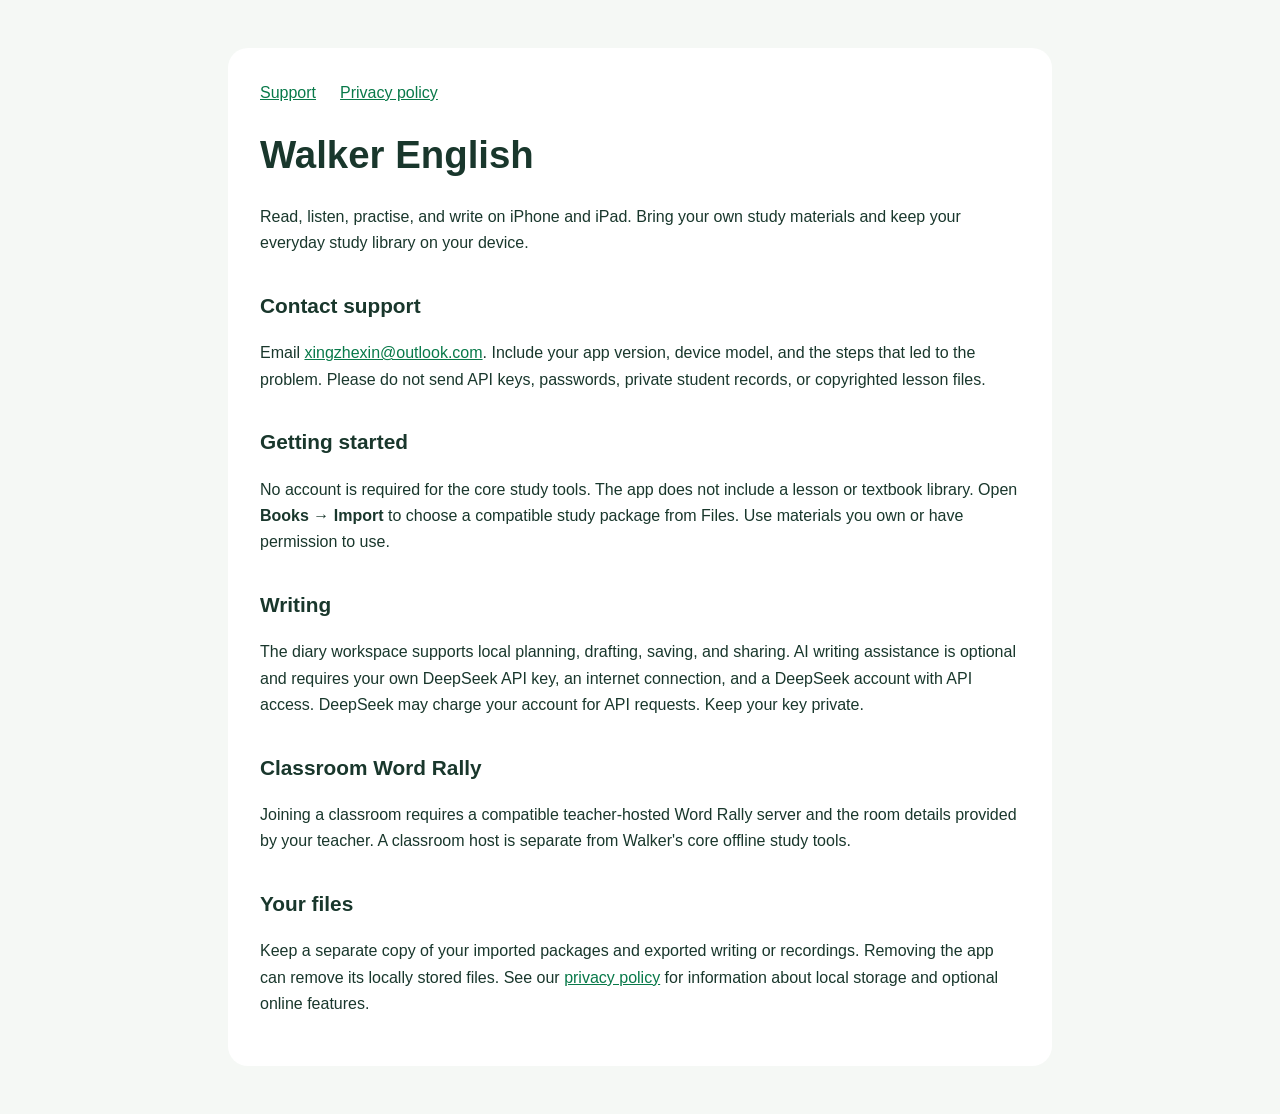
<file: index.html>
<!doctype html>
<html lang="en"><head><meta charset="utf-8"><meta name="viewport" content="width=device-width, initial-scale=1"><title>Walker English — Support</title><link rel="stylesheet" href="style.css"></head>
<body><main><nav><a href="index.html">Support</a><a href="privacy.html">Privacy policy</a></nav>
<h1>Walker English</h1><p>Read, listen, practise, and write on iPhone and iPad. Bring your own study materials and keep your everyday study library on your device.</p>
<h2>Contact support</h2><p>Email <a href="mailto:xingzhexin@outlook.com">xingzhexin@outlook.com</a>. Include your app version, device model, and the steps that led to the problem. Please do not send API keys, passwords, private student records, or copyrighted lesson files.</p>
<h2>Getting started</h2><p>No account is required for the core study tools. The app does not include a lesson or textbook library. Open <strong>Books → Import</strong> to choose a compatible study package from Files. Use materials you own or have permission to use.</p>
<h2>Writing</h2><p>The diary workspace supports local planning, drafting, saving, and sharing. AI writing assistance is optional and requires your own DeepSeek API key, an internet connection, and a DeepSeek account with API access. DeepSeek may charge your account for API requests. Keep your key private.</p>
<h2>Classroom Word Rally</h2><p>Joining a classroom requires a compatible teacher-hosted Word Rally server and the room details provided by your teacher. A classroom host is separate from Walker's core offline study tools.</p>
<h2>Your files</h2><p>Keep a separate copy of your imported packages and exported writing or recordings. Removing the app can remove its locally stored files. See our <a href="privacy.html">privacy policy</a> for information about local storage and optional online features.</p>
</main></body></html>
</file>
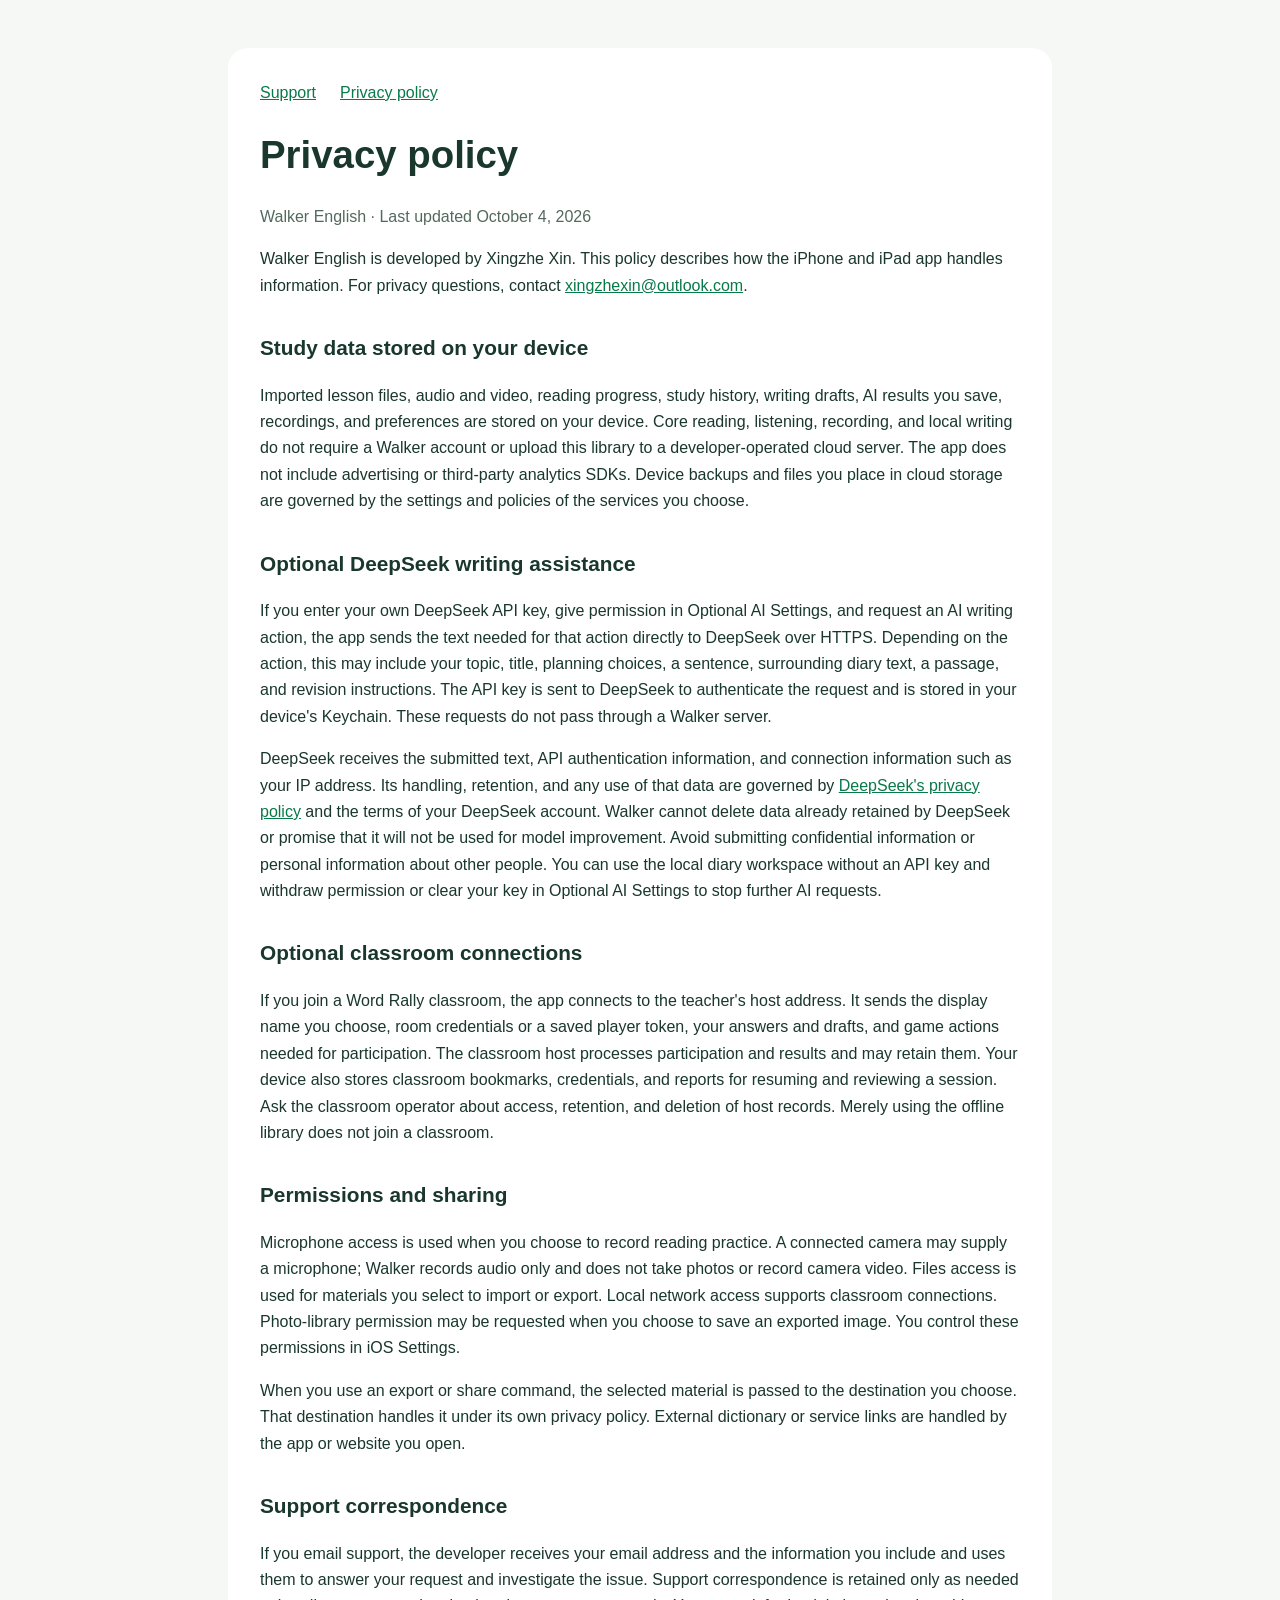
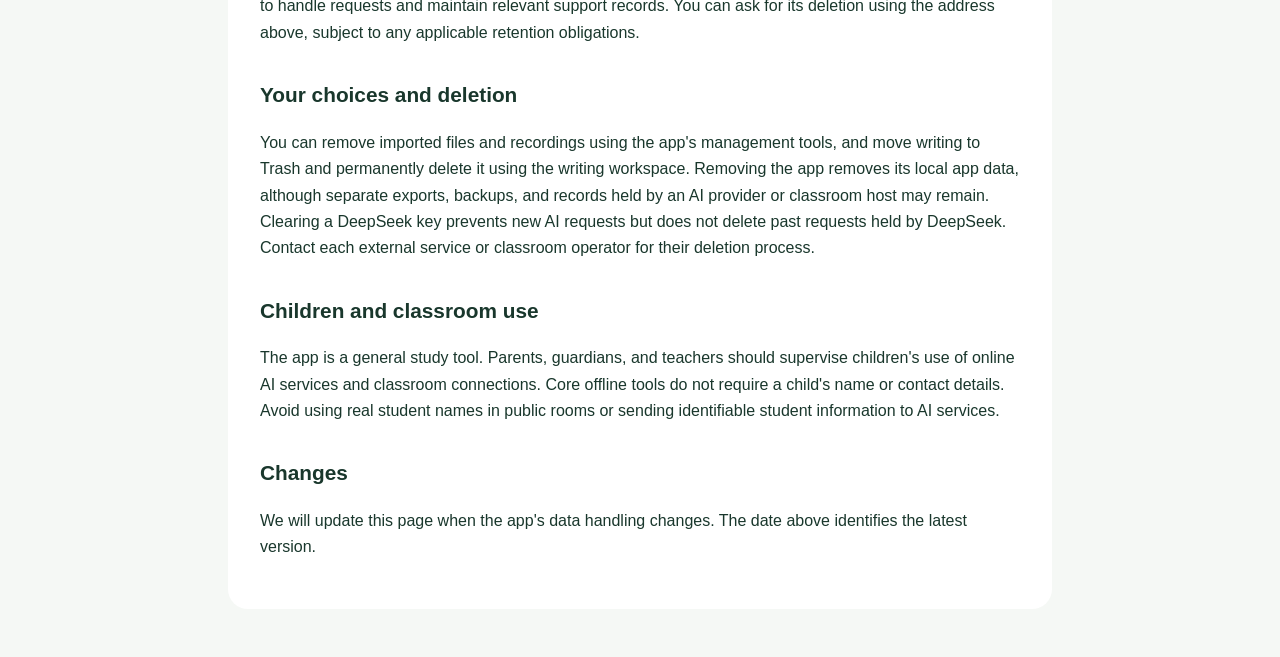
<file: privacy.html>
<!doctype html>
<html lang="en"><head><meta charset="utf-8"><meta name="viewport" content="width=device-width, initial-scale=1"><title>Walker English — Privacy Policy</title><link rel="stylesheet" href="style.css"></head>
<body><main><nav><a href="index.html">Support</a><a href="privacy.html">Privacy policy</a></nav>
<h1>Privacy policy</h1><p class="meta">Walker English · Last updated October 4, 2026</p>
<p>Walker English is developed by Xingzhe Xin. This policy describes how the iPhone and iPad app handles information. For privacy questions, contact <a href="mailto:xingzhexin@outlook.com">xingzhexin@outlook.com</a>.</p>
<h2>Study data stored on your device</h2><p>Imported lesson files, audio and video, reading progress, study history, writing drafts, AI results you save, recordings, and preferences are stored on your device. Core reading, listening, recording, and local writing do not require a Walker account or upload this library to a developer-operated cloud server. The app does not include advertising or third-party analytics SDKs. Device backups and files you place in cloud storage are governed by the settings and policies of the services you choose.</p>
<h2>Optional DeepSeek writing assistance</h2><p>If you enter your own DeepSeek API key, give permission in Optional AI Settings, and request an AI writing action, the app sends the text needed for that action directly to DeepSeek over HTTPS. Depending on the action, this may include your topic, title, planning choices, a sentence, surrounding diary text, a passage, and revision instructions. The API key is sent to DeepSeek to authenticate the request and is stored in your device's Keychain. These requests do not pass through a Walker server.</p><p>DeepSeek receives the submitted text, API authentication information, and connection information such as your IP address. Its handling, retention, and any use of that data are governed by <a href="https://cdn.deepseek.com/policies/en-US/deepseek-privacy-policy.html">DeepSeek's privacy policy</a> and the terms of your DeepSeek account. Walker cannot delete data already retained by DeepSeek or promise that it will not be used for model improvement. Avoid submitting confidential information or personal information about other people. You can use the local diary workspace without an API key and withdraw permission or clear your key in Optional AI Settings to stop further AI requests.</p>
<h2>Optional classroom connections</h2><p>If you join a Word Rally classroom, the app connects to the teacher's host address. It sends the display name you choose, room credentials or a saved player token, your answers and drafts, and game actions needed for participation. The classroom host processes participation and results and may retain them. Your device also stores classroom bookmarks, credentials, and reports for resuming and reviewing a session. Ask the classroom operator about access, retention, and deletion of host records. Merely using the offline library does not join a classroom.</p>
<h2>Permissions and sharing</h2><p>Microphone access is used when you choose to record reading practice. A connected camera may supply a microphone; Walker records audio only and does not take photos or record camera video. Files access is used for materials you select to import or export. Local network access supports classroom connections. Photo-library permission may be requested when you choose to save an exported image. You control these permissions in iOS Settings.</p><p>When you use an export or share command, the selected material is passed to the destination you choose. That destination handles it under its own privacy policy. External dictionary or service links are handled by the app or website you open.</p>
<h2>Support correspondence</h2><p>If you email support, the developer receives your email address and the information you include and uses them to answer your request and investigate the issue. Support correspondence is retained only as needed to handle requests and maintain relevant support records. You can ask for its deletion using the address above, subject to any applicable retention obligations.</p>
<h2>Your choices and deletion</h2><p>You can remove imported files and recordings using the app's management tools, and move writing to Trash and permanently delete it using the writing workspace. Removing the app removes its local app data, although separate exports, backups, and records held by an AI provider or classroom host may remain. Clearing a DeepSeek key prevents new AI requests but does not delete past requests held by DeepSeek. Contact each external service or classroom operator for their deletion process.</p>
<h2>Children and classroom use</h2><p>The app is a general study tool. Parents, guardians, and teachers should supervise children's use of online AI services and classroom connections. Core offline tools do not require a child's name or contact details. Avoid using real student names in public rooms or sending identifiable student information to AI services.</p>
<h2>Changes</h2><p>We will update this page when the app's data handling changes. The date above identifies the latest version.</p>
</main></body></html>
</file>
<file: style.css>
:root { color-scheme: light; font-family: -apple-system, BlinkMacSystemFont, "Segoe UI", sans-serif; color: #19372c; background: #f5f8f5; }
body { margin: 0; line-height: 1.65; }
main { max-width: 760px; margin: 48px auto; padding: 32px; background: white; border-radius: 20px; }
nav { display: flex; gap: 24px; flex-wrap: wrap; }
a { color: #087949; }
h1 { line-height: 1.2; font-size: 2.4rem; }
h2 { margin-top: 2rem; font-size: 1.3rem; }
.meta { color: #53695e; }
@media (max-width: 600px) { main { margin: 0; padding: 24px; border-radius: 0; } }
</file>
